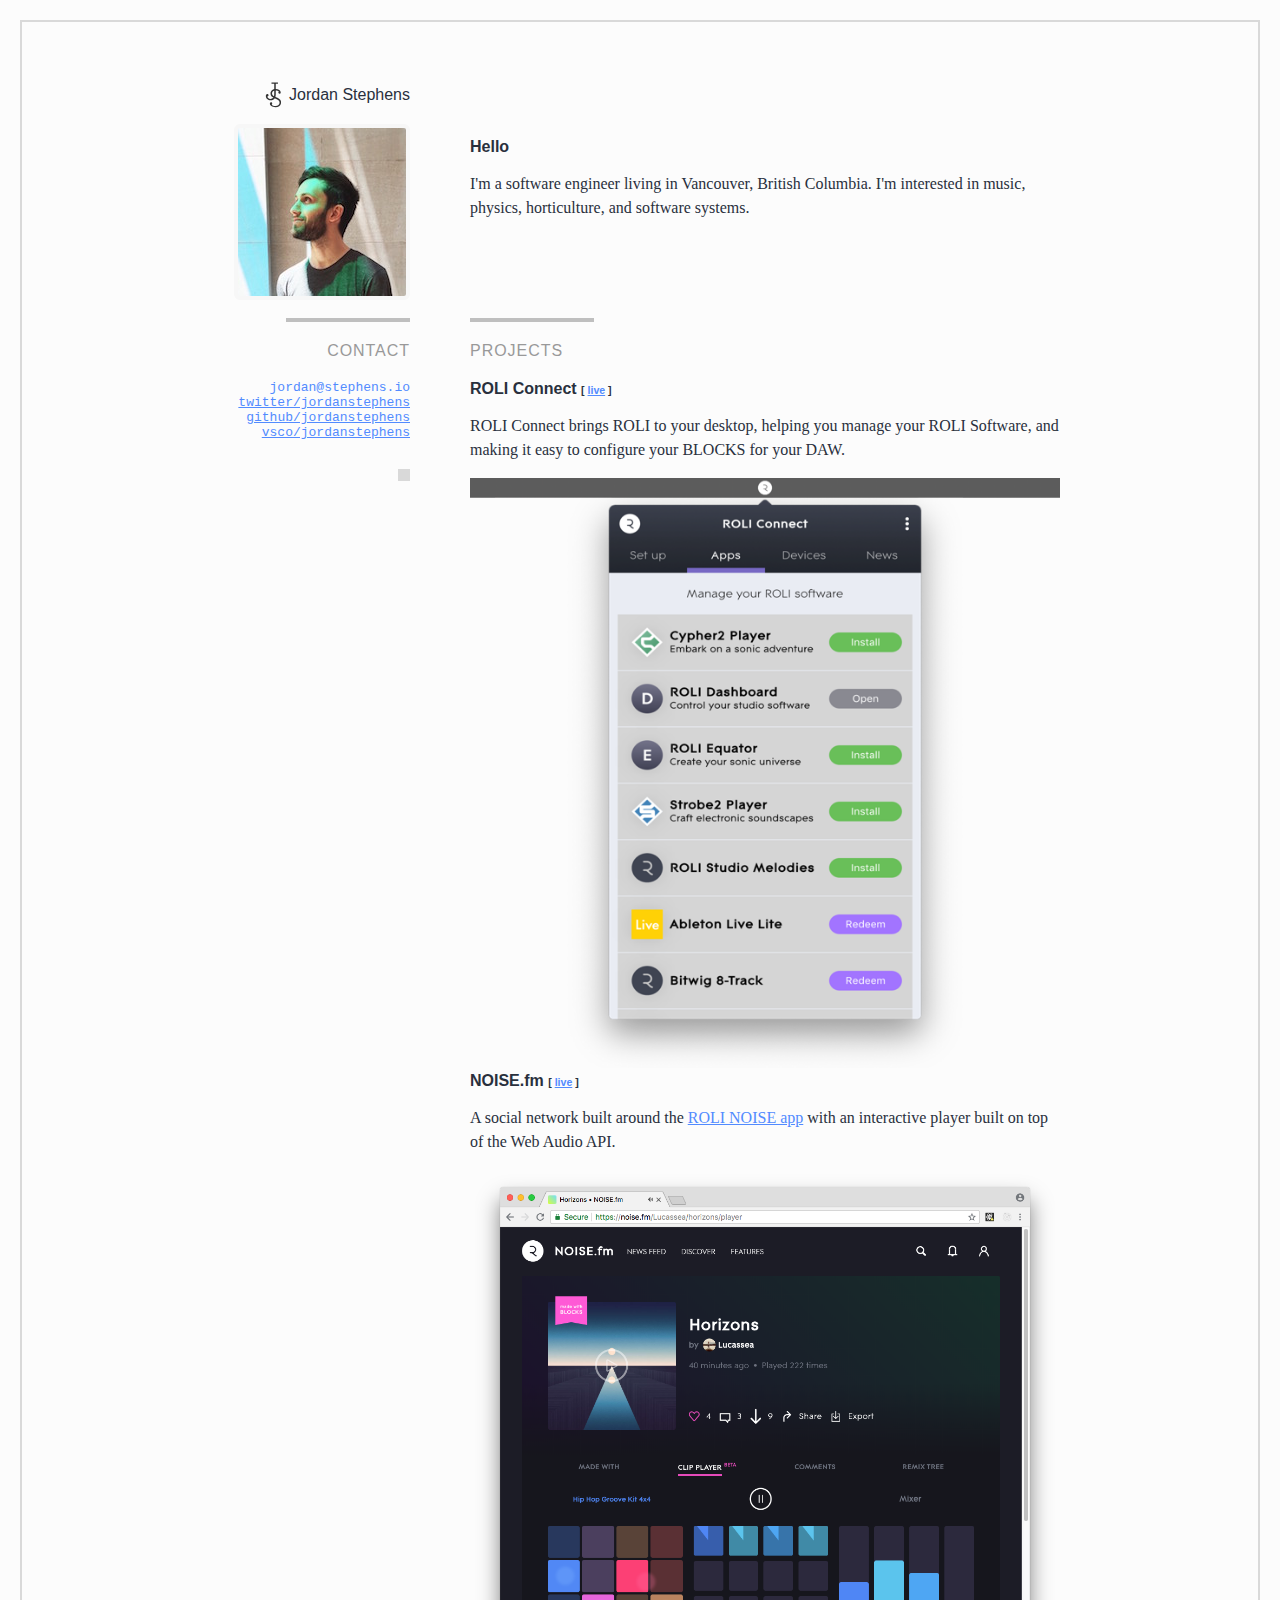
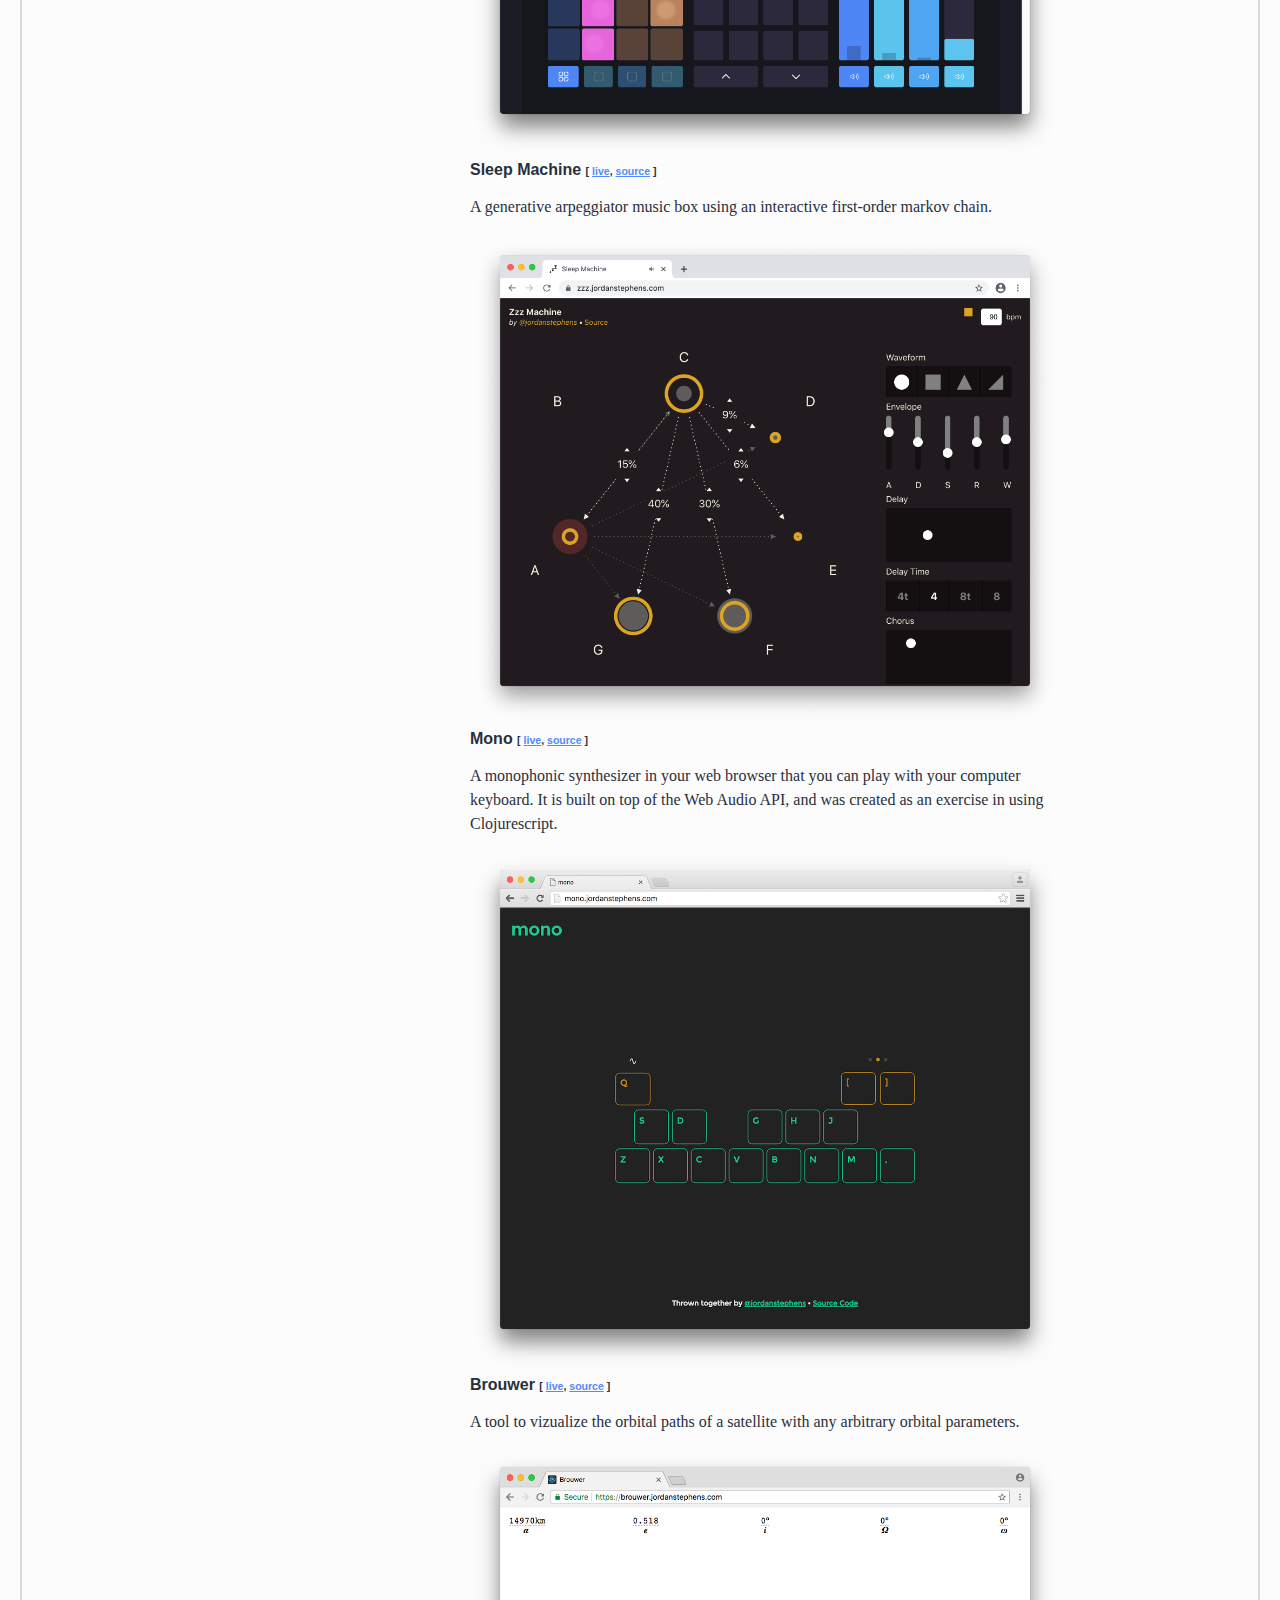
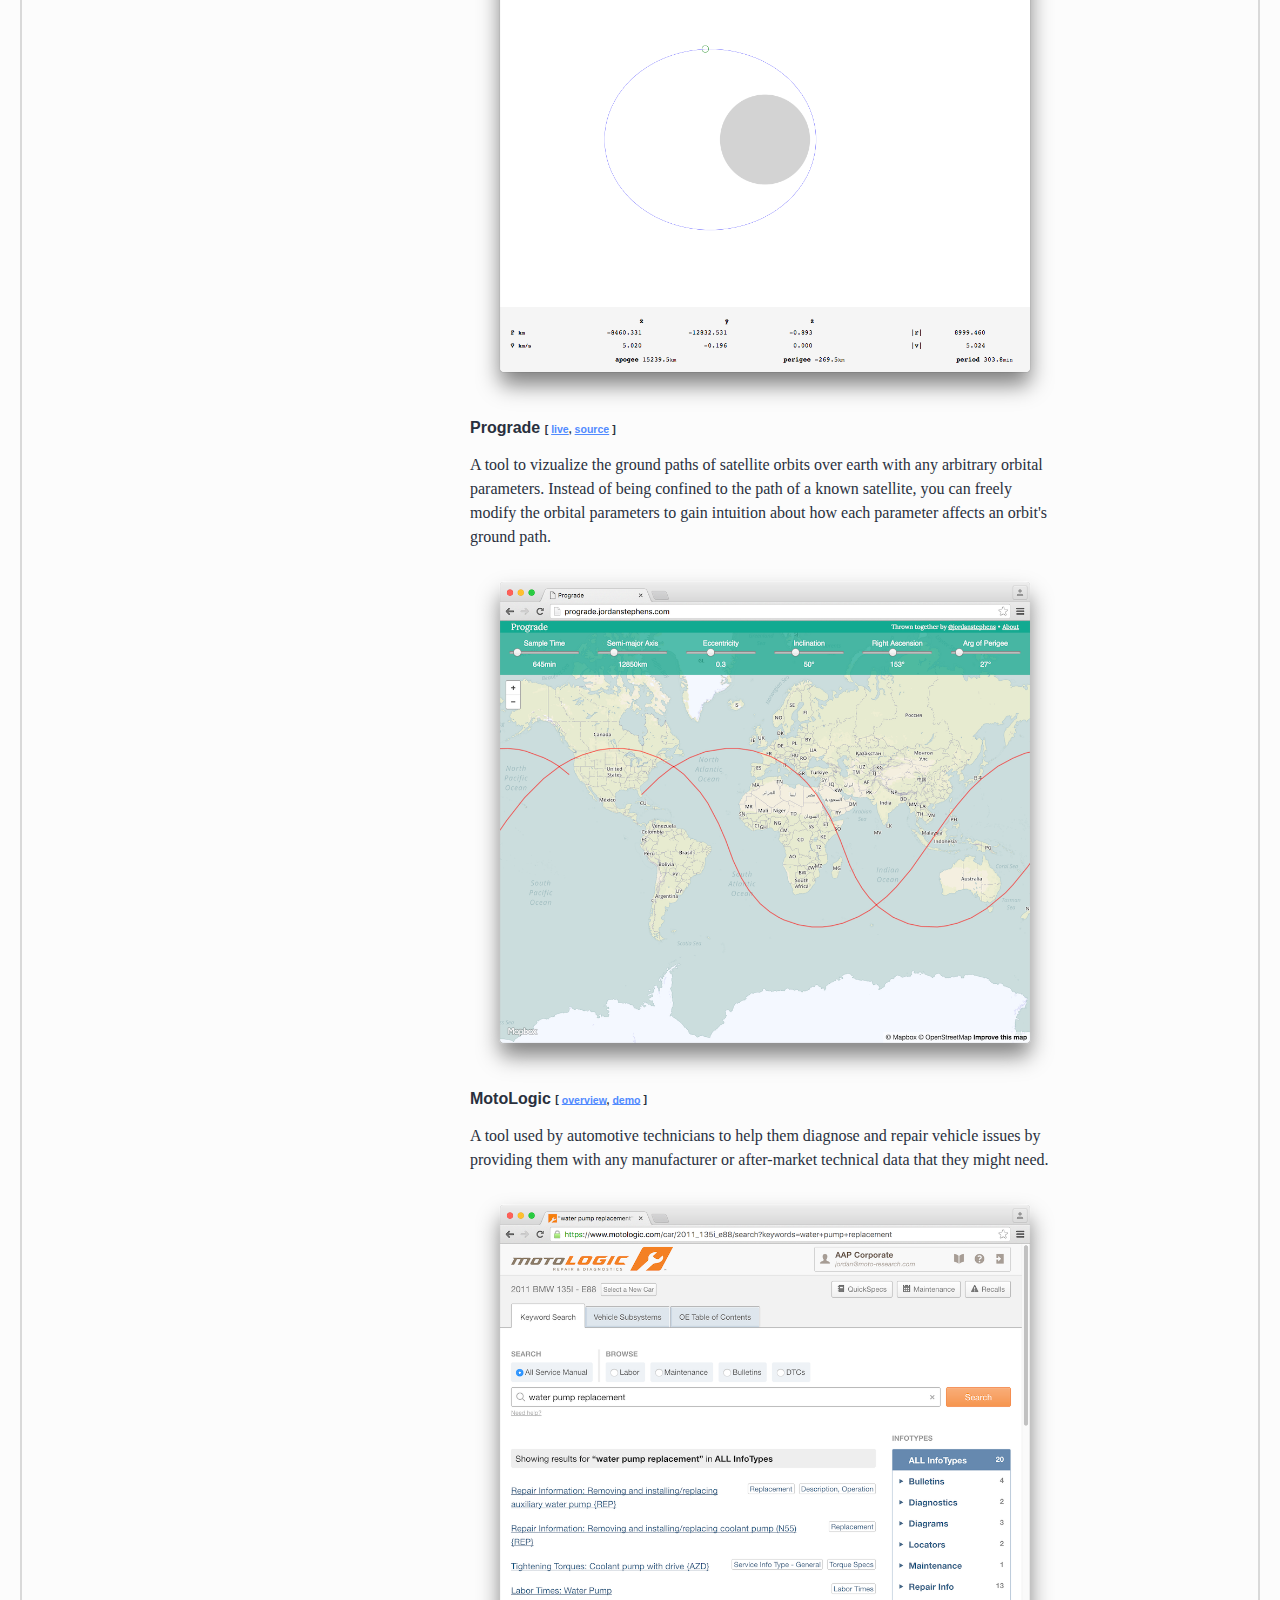
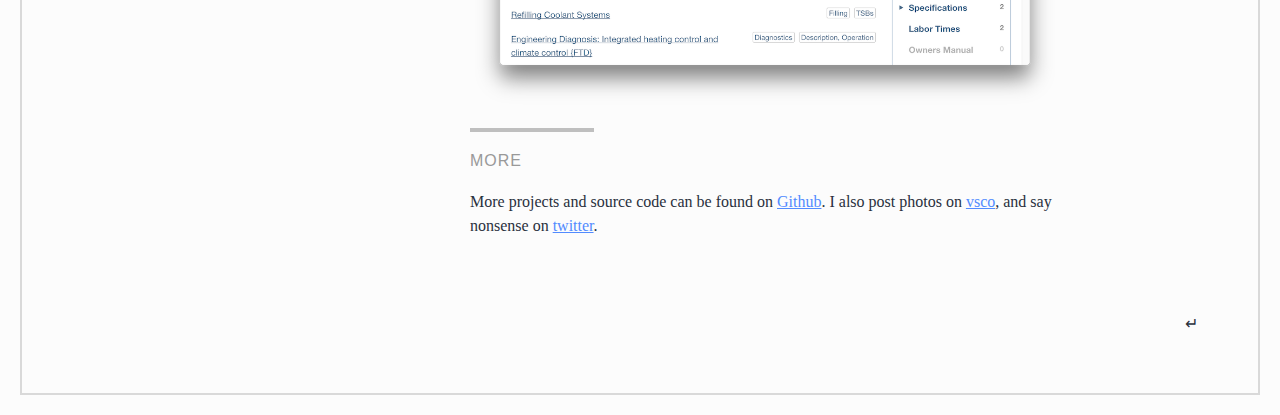
<file: index.html>
<!DOCTYPE html>
<html>
  <head>
    <meta charset="utf-8">
    <meta http-equiv="X-UA-Compatible" content="IE=edge,chrome=1">
    <meta name="viewport" content="width=device-width, initial-scale=1.0">
    <meta name="theme-color" content="hsl(20, 100%, 66%)">
    <title>Jordan Stephens</title>
    <link rel="stylesheet" href="./css/primary.css" media="screen" charset="utf-8">
    <link rel="shortcut icon" href="./favicon.png">
  </head>
  <body>
    <div class="body-wrapper">
      <div class="page-width-wrapper">
        <header>
          <section class="profile">
            <h1><a href="./">Jordan Stephens</a></h1>
            <img src="./images/portrait.jpeg" alt="Portrait" class="portrait"></img>
          </section>
          <section class="contact">
            <h2>Contact</h2>
            <ul>
              <li>jordan&commat;stephens&period;io</li>
              <li>
                <a href="https://twitter.com/jordanstephens">
                  twitter/jordanstephens
                </a>
              </li>
              <li>
                <a href="https://github.com/jordanstephens">
                  github/jordanstephens
                </a>
              </li>
              <li>
                <a href="https://vsco.co/jordanstephens">
                  vsco/jordanstephens
                </a>
              </li>
            </ul>
          </section>
        </header>
        <main>
          <section class="intro">
            <h3>Hello</h3>
            <p>
              I'm a software engineer living in Vancouver, British Columbia. I'm interested in music, physics, horticulture, and software systems.
            </p>
          </section>
          <section class="projects">
            <h2>Projects</h2>
            <ul>
              <li>
                <h3>
                  ROLI Connect
                  <span class="project-links">
                    <a href="https://roli.com/garageband">live</a>
                  </span>
                </h3>
                <p>ROLI Connect brings ROLI to your desktop, helping you manage your ROLI Software, and making it easy to configure your BLOCKS for your DAW.</p>
                <img src="./images/roli-connect.png" alt="ROLI Connect"></img>
              </li>
              <li>
                <h3>
                  NOISE.fm
                  <span class="project-links">
                    <a href="https://noise.fm">live</a>
                  </span>
                </h3>
                <p>A social network built around the <a href='https://roli.com/products/software/noise'>ROLI NOISE app</a> with an interactive player built on top of the Web Audio API.</p>
                <img src="./images/noisefm.png" alt="NOISE.fm"></img>
              </li>
              <li>
                <h3>
                  Sleep Machine
                  <span class="project-links">
                    <a href="http://zzz.jordanstephens.com">live</a>,
                    <a href="https://github.com/jordanstephens/sleep-machine">source</a>
                  </span>
                </h3>
                <p>A generative arpeggiator music box using an interactive first-order markov chain.</p>
                <img src="./images/zzz.png" alt="Sleep Machine"></img>
              </li>
              <li>
                <h3>
                  Mono
                  <span class="project-links">
                    <a href="http://mono.jordanstephens.com">live</a>,
                    <a href="https://github.com/jordanstephens/mono">source</a>
                  </span>
                </h3>
                <p>A monophonic synthesizer in your web browser that you can play with your computer keyboard. It is built on top of the Web Audio API, and was created as an exercise in using Clojurescript.</p>
                <img src="./images/mono.png" alt="Mono"></img>
              </li>
              <li>
                <h3>
                  Brouwer
                  <span class="project-links">
                    <a href="http://brouwer.jordanstephens.com">live</a>,
                    <a href="https://github.com/jordanstephens/brouwer">source</a>
                  </span>
                </h3>
                <p>A tool to vizualize the orbital paths of a satellite with any arbitrary orbital parameters.</p>
                <img src="./images/brouwer.png" alt="Brouwer"></img>
              </li>
              <li>
                <h3>
                  Prograde
                  <span class="project-links">
                    <a href="http://prograde.jordanstephens.com">live</a>,
                    <a href="https://github.com/jordanstephens/prograde">source</a>
                  </span>
                </h3>
                <p>A tool to vizualize the ground paths of satellite orbits over earth with any arbitrary orbital parameters. Instead of being confined to the path of a known satellite, you can freely modify the orbital parameters to gain intuition about how each parameter affects an orbit's ground path.</p>
                <img src="./images/prograde.png" alt="Prograde"></img>
              </li>
              <li>
                <h3>
                  MotoLogic
                  <span class="project-links">
                    <a href="https://motologic.com/overview">overview</a>,
                    <a href="https://motologic.com/car/2009_rdx/search">demo</a>
                  </span>
                </h3>
                <p>A tool used by automotive technicians to help them diagnose and repair vehicle issues by providing them with any manufacturer or after-market technical data that they might need.</p>
                <img src="./images/motologic.png" alt="MotoLogic"></img>
              </li>
            </ul>
            <h2>More</h2>
            <p>
              More projects and source code can be found on <a href="https://github.com/jordanstephens">Github</a>. I also post photos on <a href="https://vsco.co/jordanstephens">vsco</a>, and say nonsense on <a href="https://twitter.com/jordanstephens">twitter</a>.<br />
            </p>
          </section>
        </main>
      </div>
      <footer>
        <a href="#">&crarr;</a>
      </footer>
    </div>
  </body>
</html>
</file>
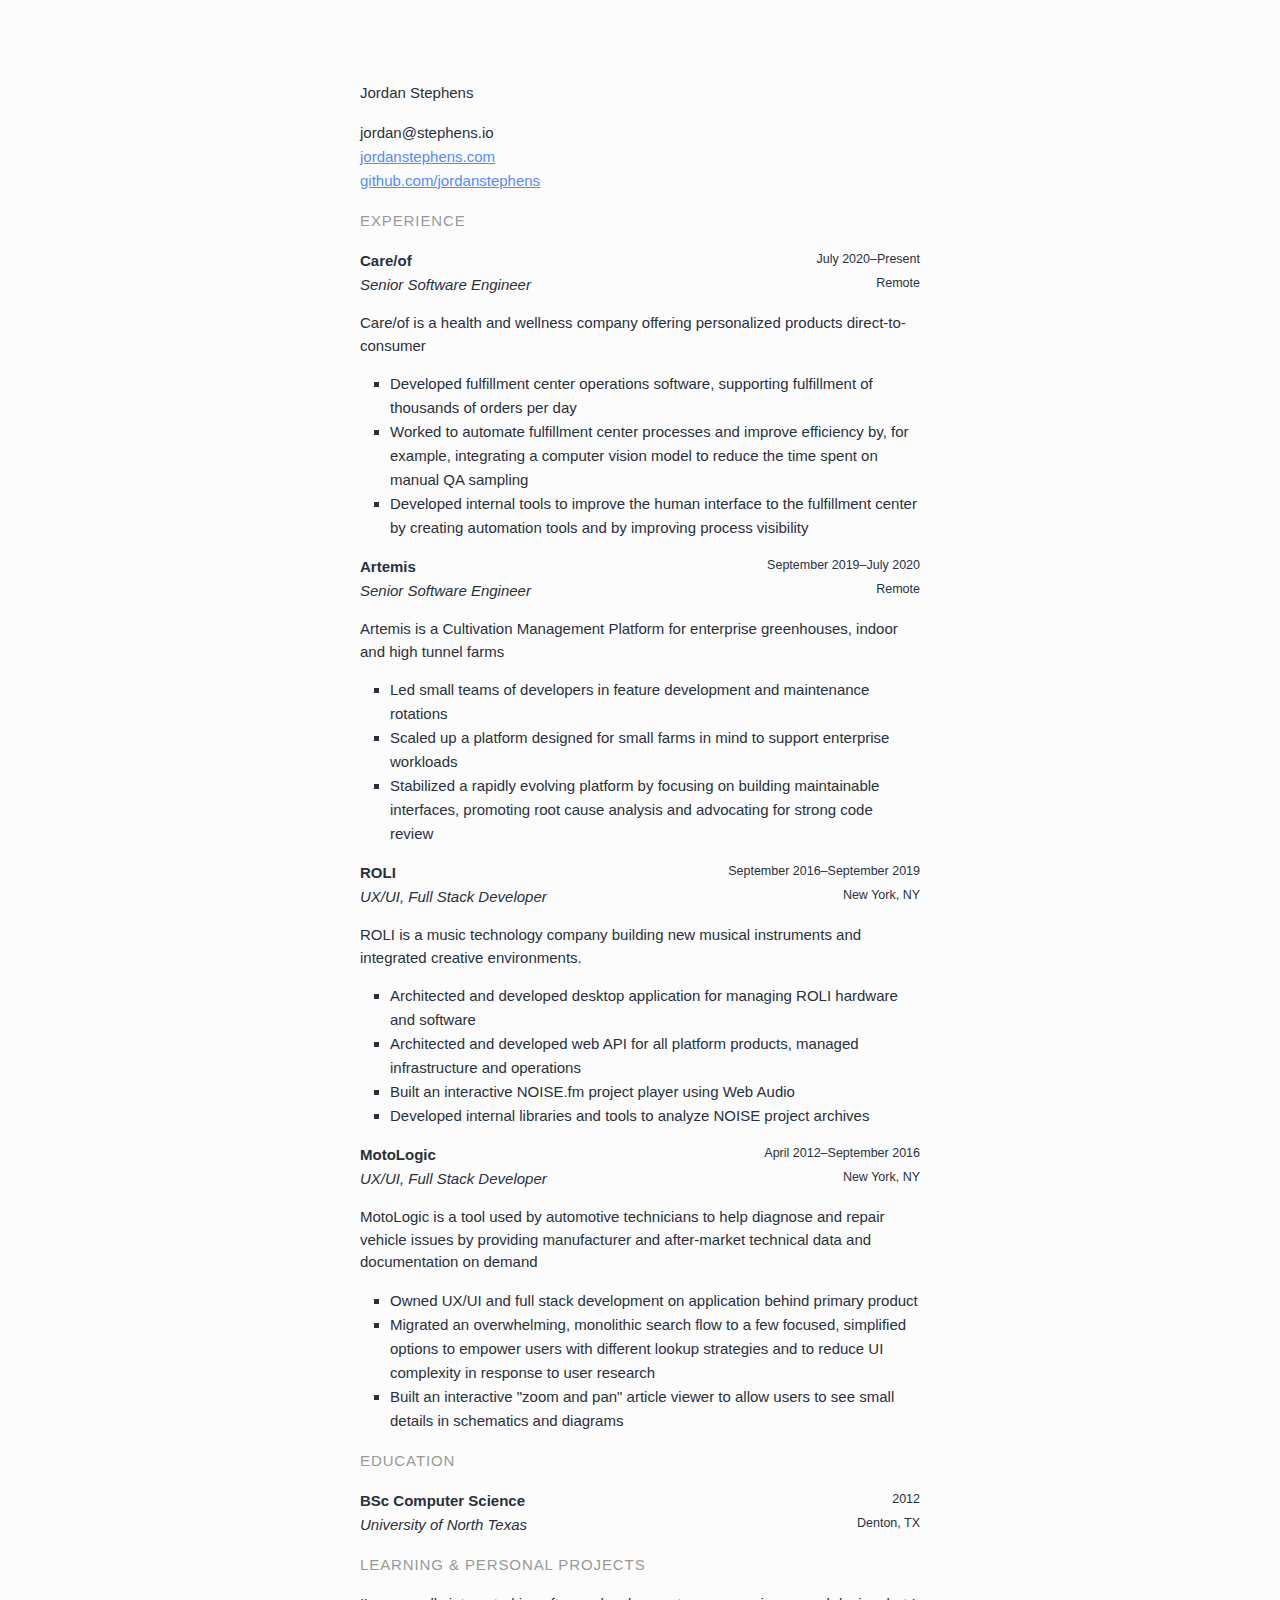
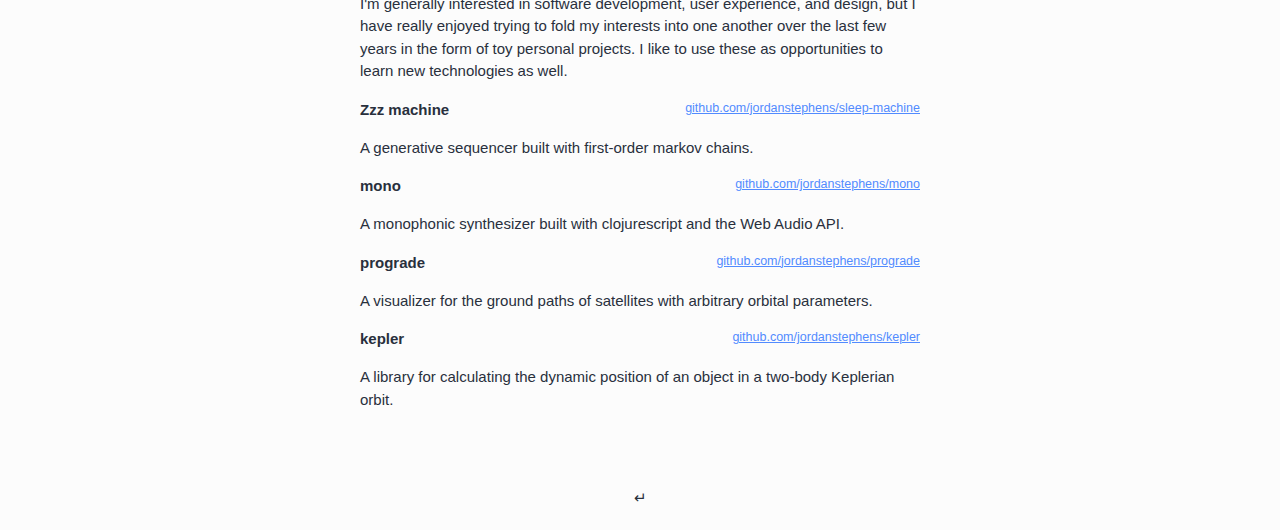
<file: resume.html>
<!DOCTYPE html>
<html>
<head>
  <meta charset="utf-8">
  <meta http-equiv="X-UA-Compatible" content="IE=edge,chrome=1">
  <meta name="viewport" content="width=device-width, initial-scale=1.0">
  <title>Resume • Jordan Stephens</title>
  <link rel="stylesheet" href="./css/resume.css" media="screen,print" charset="utf-8">
  <link rel="shortcut icon" href="./favicon.png">
  <style type="text/css" media="print">
    body { font-size: 12px; }
    .body-wrapper, body { padding: 0; }
  </style>
</head>
<body>
  <div class="body-wrapper">
    <div class="page-width-wrapper">
      <header>
        <section class="profile">
          <h1>Jordan Stephens</h1>
        </section>
        <section class="contact">
          <ul>
            <li>jordan&commat;stephens&period;io</li>
            <li>
              <a href="http://jordanstephens.com">
                jordanstephens.com
              </a>
            </li>
            <li>
              <a href="https://github.com/jordanstephens">
                github.com/jordanstephens
              </a>
            </li>
          </ul>
        </section>
      </header>
      <main>
        <section class="experience">
          <h2>Experience</h2>

          <article>
            <header>
              <div>
                <strong>Care/of</strong>
                <small>July 2020&ndash;Present</small>
              </div>
              <div>
                <em>Senior Software Engineer</em>
                <small>Remote</small>
              </div>
            </header>

            <p>Care/of is a health and wellness company offering personalized products direct-to-consumer</p>

            <ul>
              <li>Developed fulfillment center operations software, supporting fulfillment of thousands of orders per day</li>
              <li>Worked to automate fulfillment center processes and improve efficiency by, for example, integrating a computer vision model to reduce the time spent on manual QA sampling</li>
              <li>Developed internal tools to improve the human interface to the fulfillment center by creating automation tools and by improving process visibility</li>
            </ul>
          </article>
          <article>
            <header>
              <div>
                <strong>Artemis</strong>
                <small>September 2019&ndash;July 2020</small>
              </div>
              <div>
                <em>Senior Software Engineer</em>
                <small>Remote</small>
              </div>
            </header>

            <p>Artemis is a Cultivation Management Platform for enterprise greenhouses, indoor and high tunnel farms</p>

            <ul>
              <li>Led small teams of developers in feature development and maintenance rotations</li>
              <li>Scaled up a platform designed for small farms in mind to support enterprise workloads</li>
              <li>Stabilized a rapidly evolving platform by focusing on building maintainable interfaces, promoting root cause analysis and advocating for strong code review</li>
            </ul>
          </article>

          <article>
            <header>
              <div>
                <strong>ROLI</strong>
                <small>September 2016&ndash;September 2019</small>
              </div>
              <div>
                <em>UX/UI, Full Stack Developer</em>
                <small>New York, NY</small>
              </div>
            </header>

            <p>ROLI is a music technology company building new musical instruments and integrated creative environments.</p>

            <ul>
              <li>Architected and developed desktop application for managing ROLI hardware and software</li>
              <li>Architected and developed web API for all platform products, managed infrastructure and operations</li>
              <li>Built an interactive NOISE.fm project player using Web Audio</li>
              <li>Developed internal libraries and tools to analyze NOISE project archives</li>
            </ul>
          </article>

          <article>
            <header>
              <div>
                <strong>MotoLogic</strong>
                <small>April 2012&ndash;September 2016</small>
              </div>
              <div>
                <em>UX/UI, Full Stack Developer</em>
                <small>New York, NY</small>
              </div>
            </header>

            <p>MotoLogic is a tool used by automotive technicians to help diagnose and repair vehicle issues by providing manufacturer and after-market technical data and documentation on demand</p>

            <ul>
              <li>Owned UX/UI and full stack development on application behind primary product</li>
              <li>Migrated an overwhelming, monolithic search flow to a few focused, simplified options to empower users with different lookup strategies and to reduce UI complexity in response to user research</li>
              <li>Built an interactive "zoom and pan" article viewer to allow users to see small details in schematics and diagrams</li>
            </ul>
          </article>
        </section>
        <section class="education">
          <article>
            <h2>Education</h2>
            <header>
              <div>
                <strong>BSc Computer Science</strong>
                <small>2012</small>
              </div>
              <div>
                <em>University of North Texas</em>
                <small>Denton, TX</small>
              </div>
            </header>
          </article>
        </section>
        <section class="learning-and-personal-projects">
          <h2>Learning &amp; Personal Projects</h2>

          <p>I'm generally interested in software development, user experience, and design, but I have really enjoyed trying to fold my interests into one another over the last few years in the form of toy personal projects. I like to use these as opportunities to learn new technologies as well.</p>

          <article>
            <header style="display: flex; justify-content: space-between;">
              <strong>Zzz machine</strong>
              <small><a href="https://github.com/jordanstephens/sleep-machine">github.com/jordanstephens/sleep-machine</a></small>
            </header>
            <p>A generative sequencer built with first-order markov chains.</p>
          </article>

          <article>

            <header style="display: flex; justify-content: space-between;">
              <strong>mono</strong>
              <small><a href="https://github.com/jordanstephens/mono">github.com/jordanstephens/mono</a></small>
            </header>
            <p>A monophonic synthesizer built with clojurescript and the Web Audio API.</p>
          </article>

          <article>
            <header style="display: flex; justify-content: space-between;">
              <strong>prograde</strong>
              <small><a href="https://github.com/jordanstephens/prograde">github.com/jordanstephens/prograde</a></small>
            </header>
            <p>A visualizer for the ground paths of satellites with arbitrary orbital parameters.</p>
          </article>

          <article>
            <header style="display: flex; justify-content: space-between;">
              <strong>kepler</strong>
              <small><a href="https://github.com/jordanstephens/kepler">github.com/jordanstephens/kepler</a></small>
            </header>
            <p>A library for calculating the dynamic position of an object in a two-body Keplerian orbit.</p>
          </article>
        </section>
      </main>
    </div>
    <footer>
      <a href="#">&crarr;</a>
    </footer>
  </div>
</body>
</html>
</file>
<file: css/primary.css>
@import "shared.css";

html, body, .page-width-wrapper { min-height: 100%; }
header { float: left; width: 220px; padding-right: 30px; text-align: right; }
main { margin-left: 220px; padding-left: 30px; }
.body-wrapper { border: 2px solid hsl(0, 0%, 85%); }
h1, h2, h3 { font-family: "Lucida Grande", "Helvetica", "Arial", sans-serif; }
body { font-family: "Palatino", "Times New Roman", serif; }

.page-width-wrapper {
  margin: 0 auto;
  max-width: 960px;
  padding: 60px;
}

header:after {
  background-color: hsl(0, 0%, 85%);
  content: " ";
  display: block;
  float: right;
  font-size: 1em;
  margin: 1em auto;
  height: 0.75em;
  width: 0.75em;
}

h1 a {
  display: inline-block;
  line-height: 26px;
}

h1 a:before {
  background: url("../images/mark.svg") -8px -4px;
  content: "";
  display: block;
  float: left;
  height: 26px;
  width: 16px;
  margin-right: 8px;
}

h2:before {
  border: 2px solid hsl(0, 0%, 75%);
  content: " ";
  display: block;
  height: 0;
  font-size: 16px !important;
  margin: 1em 0;
  width: 120px;
}

.portrait {
  border: 4px solid hsl(40, 0%, 97%);
  border-radius: 6px;
  box-sizing: border-box;
}

.contact h2:before { float: right; }
.contact ul { font-family: monospace; }
.contact ul, .contact ul a { color: hsl(220, 100%, 66%); }
.profile, .intro { height: 220px; }

.intro {
  box-sizing: border-box;
  padding-top: 56px;
}

.intro p:first-child { font-size: 1.5em; }
.intro p { font-size: 1.0em; }

.project-links { font-size: 0.66em; vertical-align: middle; }
.project-links:before { content: "["; }
.project-links:after { content: "]"; }

footer {
  padding: 0 60px 60px 60px;
  text-align: right;
}

@media (max-width: 1140px) {
  .page-width-wrapper { padding: 40px; }
}

@media (max-width: 920px) {
  .intro { font-size: 1em; }
}

@media (max-width: 880px) {
  main, header {
    clear: both;
    float: none;
    margin: 0;
    padding: 0;
    text-align: left;
    width: 100%;
  }
  header:after { display: none; }
  .profile, .intro { height: auto; }
  .profile { float: left; margin-bottom: 1em; }
  .contact h2:before { float: none; margin-left: auto; margin-right: 0; }
  .contact { float: right; text-align: right; }
  .intro { padding-top: 0; }
  .portrait { width: 120px; }
  footer { text-align: center; }
}

@media (max-width: 580px) {
  .page-width-wrapper { padding: 20px; }
}

@media (max-width: 540px) {
  body { font-size: 90%; }
  .page-width-wrapper { border: 0; padding: 20px; }
  header:after { display: block; float: none; margin: 2em auto; }
  .profile, .contact {
    float: none;
    text-align: center;
  }
  .portrait { width: 100px; }
  .contact:before,
  .contact h2 { display: none; }
  main { margin-top: 1em; }
}

@media (max-width: 480px) {
  body { padding: 0; }
  main { font-size: 75%; }
  .body-wrapper { border: 0; }
}
</file>
<file: css/resume.css>
@import "shared.css";

html, body {
  font-family: "Lucida Grande", sans-serif;
  font-size: 15px;
  line-height: 1.6;
}

.page-width-wrapper {
  margin: 0 auto;
  max-width: 600px;
  padding: 60px 20px;
}

@media (max-width: 600px) {
  body { font-size: 0.9em; }
}

@media (max-width: 480px) {
  .page-width-wrapper { padding: 0; }
}

small { font-size: smaller; }
main header,
section { margin-bottom: 1em; }

article { page-break-inside: avoid; }

main header div {
  display: flex;
  justify-content: space-between;
}

main ul {
  list-style: square;
  padding-left: 2em;
}

main ul ul { list-style: circle; margin-bottom: 0; }

footer { text-align: center; }
</file>
